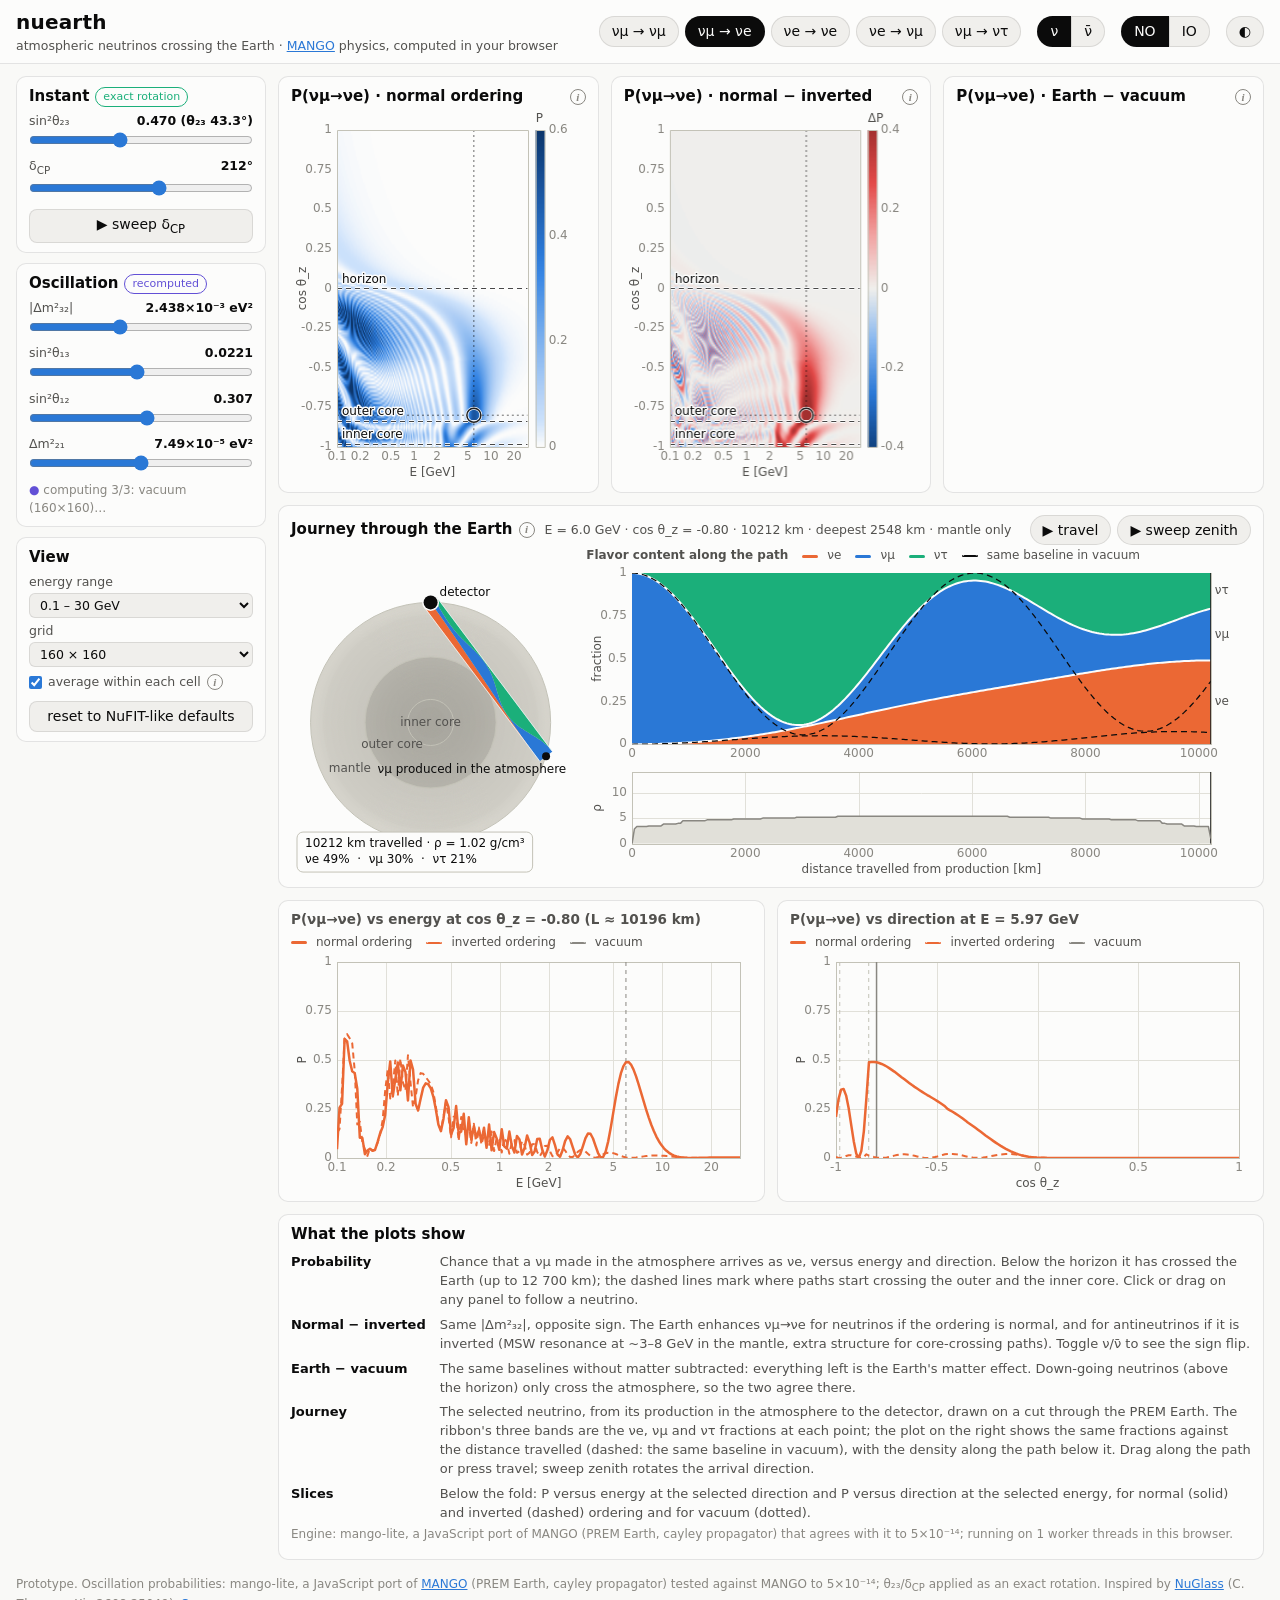
<file: web/index.html>
<!doctype html>
<html lang="en" data-theme="light">
<head>
  <meta charset="utf-8">
  <meta name="viewport" content="width=device-width, initial-scale=1">
  <title>nuearth · Atmospheric Oscillations</title>
  <meta name="description" content="Interactive atmospheric neutrino oscillations through the PREM Earth, computed in the browser with a JavaScript port of MANGO.">
  <link rel="stylesheet" href="style.css">
</head>
<body>
<header class="top" id="top">
  <div class="brand">
    <h1>nuearth</h1>
    <span class="sub">atmospheric neutrinos crossing the Earth · <a href="https://github.com/pgranger23/mango-osc" target="_blank" rel="noopener">MANGO</a> physics, computed in your browser</span>
  </div>
  <nav class="chips" id="channels" aria-label="oscillation channel"></nav>
  <div class="seg" id="particle" role="group" aria-label="neutrino or antineutrino">
    <button data-v="nu">ν</button><button data-v="nubar">ν̄</button>
  </div>
  <div class="seg" id="ordering" role="group" aria-label="mass ordering">
    <button data-v="NO" title="normal ordering">NO</button><button data-v="IO" title="inverted ordering">IO</button>
  </div>
  <button id="theme" class="ghost" title="toggle theme">◐</button>
</header>

<main class="layout">
  <aside class="controls" id="controls">
    <section>
      <h2>Instant <span class="badge live">exact rotation</span></h2>
      <div id="live-sliders"></div>
      <button id="sweep-dcp" class="ghost wide">▶ sweep δ<sub>CP</sub></button>
    </section>
    <section>
      <h2>Oscillation <span class="badge server">recomputed</span></h2>
      <div id="osc-sliders"></div>
      <div class="status" id="status">starting…</div>
    </section>
    <section>
      <h2>View</h2>
      <label class="field">energy range
        <select id="erange">
          <option value="0.1,30" selected>0.1 – 30 GeV</option>
          <option value="1,100">1 – 100 GeV</option>
          <option value="2,200">2 – 200 GeV</option>
        </select>
      </label>
      <label class="field">grid
        <select id="res">
          <option value="120">120 × 120</option>
          <option value="160" selected>160 × 160</option>
          <option value="220">220 × 220</option>
        </select>
      </label>
      <label class="check"><input type="checkbox" id="smooth" checked> average within each cell
        <span class="info" data-tip="smooth" tabindex="0" aria-label="about averaging">i</span></label>
      <button id="reset" class="ghost wide">reset to NuFIT-like defaults</button>
    </section>
  </aside>

  <section class="content">
    <div class="screen">
      <div class="osc-row">
        <div class="card">
          <div class="card-head"><h2 id="title-P">Probability</h2><span class="info" data-tip="P" tabindex="0" aria-label="about this plot">i</span></div>
          <canvas id="osc-P" class="c-osc"></canvas>
        </div>
        <div class="card">
          <div class="card-head"><h2 id="title-noio">Normal − inverted ordering</h2><span class="info" data-tip="noio" tabindex="0" aria-label="about this plot">i</span></div>
          <canvas id="osc-noio" class="c-osc"></canvas>
        </div>
        <div class="card">
          <div class="card-head"><h2 id="title-vac">Earth − vacuum</h2><span class="info" data-tip="vac" tabindex="0" aria-label="about this plot">i</span></div>
          <canvas id="osc-vac" class="c-osc"></canvas>
        </div>
      </div>

      <div class="card journey">
        <div class="card-head">
          <h2>Journey through the Earth <span class="info" data-tip="journey" tabindex="0" aria-label="about this plot">i</span></h2>
          <span class="journey-info" id="journey-info"></span>
          <div class="btns">
            <button id="travel" class="ghost">▶ travel</button>
            <button id="sweep-cz" class="ghost" title="rotate the arrival direction">▶ sweep zenith</button>
          </div>
        </div>
        <div class="journey-body">
          <canvas id="earth" class="c-earth"></canvas>
          <div class="path-plots">
            <div class="legend" id="path-legend"></div>
            <canvas id="pathFlavor" class="c-path"></canvas>
            <canvas id="pathRho" class="c-rho"></canvas>
          </div>
        </div>
      </div>
    </div>

    <div class="slices">
      <div class="card">
        <h3 id="sliceE-title">Energy spectrum along the selected direction</h3>
        <div class="legend" id="slice-legend"></div>
        <canvas id="sliceE" class="c-slice"></canvas>
      </div>
      <div class="card">
        <h3 id="sliceC-title">Zenith dependence at the selected energy</h3>
        <div class="legend" id="slice-legend2"></div>
        <canvas id="sliceC" class="c-slice"></canvas>
      </div>
    </div>

    <div class="card explain">
      <h2>What the plots show</h2>
      <dl id="explain"></dl>
      <p class="hint" id="engine-info"></p>
    </div>
  </section>
</main>
<footer class="foot">
  Prototype. Oscillation probabilities: mango-lite, a JavaScript port of
  <a href="https://github.com/pgranger23/mango-osc" target="_blank" rel="noopener">MANGO</a> (PREM Earth, cayley
  propagator) tested against MANGO to 5×10⁻¹⁴; θ₂₃/δ<sub>CP</sub> applied as an exact rotation. Inspired by
  <a href="https://github.com/czczc/nuglass" target="_blank" rel="noopener">NuGlass</a>
  (C. Zhang, arXiv:2608.25049).
  <a href="https://github.com/pgranger23/nuearth" target="_blank" rel="noopener">Source</a>.
</footer>
<script type="module" src="js/main.js"></script>
</body>
</html>
</file>
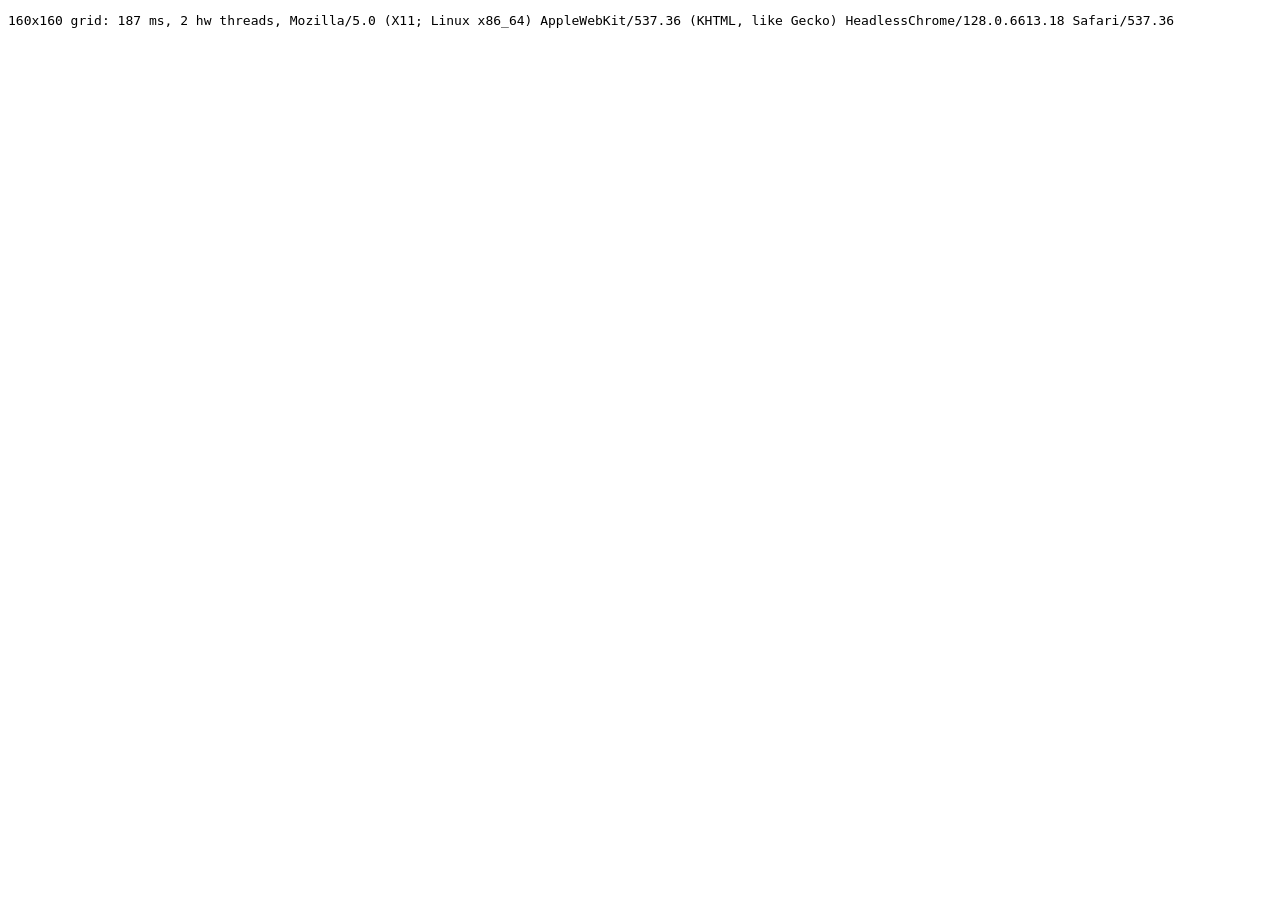
<file: web/bench.html>
<!doctype html>
<html lang="en"><head><meta charset="utf-8"><title>mango-lite bench</title></head>
<body><pre id="out">running…</pre>
<script type="module">
import { amplitudeGrid } from './js/mango-lite.js';
const N = 160;
const E = Array.from({ length: N }, (_, i) => 10 ** (2 * i / (N - 1)));
const CZ = Array.from({ length: N }, (_, i) => -1 + (2 * i) / (N - 1));
const osc = { theta12: Math.asin(Math.sqrt(0.307)), theta13: Math.asin(Math.sqrt(0.02215)), dm21: 7.49e-5, dm31: 2.438e-3 + 7.49e-5 };
amplitudeGrid(osc, {}, E, CZ);
const t0 = performance.now();
for (let r = 0; r < 3; r++) amplitudeGrid(osc, {}, E, CZ, r % 2 === 1);
const ms = (performance.now() - t0) / 3;
document.getElementById('out').textContent = `160x160 grid: ${ms.toFixed(0)} ms, ${navigator.hardwareConcurrency} hw threads, ${navigator.userAgent}`;
window.__bench = ms;
</script></body></html>
</file>
<file: web/style.css>
:root {
  color-scheme: light;
  --page: #f9f9f7;
  --surface: #fcfcfb;
  --text-primary: #0b0b0b;
  --text-secondary: #52514e;
  --text-muted: #898781;
  --grid: #e1e0d9;
  --axis: #c3c2b7;
  --border: rgba(11, 11, 11, 0.10);
  --accent: #2a78d6;
  --live: #1baf7a;
  --server: #6250d6;
  --chip: #f0efec;
}
@media (prefers-color-scheme: dark) {
  :root:not([data-theme="light"]) {
    color-scheme: dark;
    --page: #0d0d0d; --surface: #1a1a19; --text-primary: #f0efec; --text-secondary: #c3c2b7;
    --text-muted: #898781; --grid: #2c2c2a; --axis: #383835; --border: rgba(255, 255, 255, 0.10);
    --accent: #3987e5; --live: #199e70; --server: #9085e9; --chip: #262624;
  }
}
:root[data-theme="dark"] {
  color-scheme: dark;
  --page: #0d0d0d; --surface: #1a1a19; --text-primary: #f0efec; --text-secondary: #c3c2b7;
  --text-muted: #898781; --grid: #2c2c2a; --axis: #383835; --border: rgba(255, 255, 255, 0.10);
  --accent: #3987e5; --live: #199e70; --server: #9085e9; --chip: #262624;
}

* { box-sizing: border-box; }
html, body { margin: 0; }
body {
  background: var(--page); color: var(--text-primary);
  font: 14px/1.45 system-ui, -apple-system, "Segoe UI", sans-serif;
}
a { color: var(--accent); }
h1 { font-size: 20px; margin: 0; letter-spacing: 0.2px; }
h2 { font-size: 15px; margin: 0; font-weight: 600; }
h3 { font-size: 13.5px; margin: 0 0 4px; font-weight: 600; color: var(--text-secondary); }

.top {
  display: flex; flex-wrap: wrap; gap: 10px 16px; align-items: center;
  padding: 8px 16px; background: var(--surface); border-bottom: 1px solid var(--border);
  position: sticky; top: 0; z-index: 5;
}
.brand { display: flex; flex-direction: column; margin-right: auto; }
.brand .sub { color: var(--text-secondary); font-size: 12.5px; }
.chips { display: flex; flex-wrap: wrap; gap: 6px; }
.chips button, .seg button, button.ghost {
  font: inherit; color: var(--text-primary); background: var(--chip);
  border: 1px solid var(--border); border-radius: 999px; padding: 4px 12px; cursor: pointer;
}
.chips button.on, .seg button.on { background: var(--text-primary); color: var(--surface); border-color: transparent; }
.seg { display: inline-flex; }
.seg button { border-radius: 0; }
.seg button:first-child { border-radius: 999px 0 0 999px; }
.seg button:last-child { border-radius: 0 999px 999px 0; }
button.ghost:hover, .chips button:not(.on):hover { border-color: var(--axis); }
button.wide { width: 100%; margin-top: 8px; border-radius: 8px; }

.layout {
  display: grid; gap: 12px; padding: 12px 16px;
  grid-template-columns: 250px minmax(0, 1fr);
  align-items: start;
}
.controls { display: flex; flex-direction: column; gap: 10px; position: sticky; top: calc(var(--header-h, 64px) + 12px); }
.controls section, .card {
  background: var(--surface); border: 1px solid var(--border); border-radius: 10px; padding: 9px 12px;
}
.controls h2 { display: flex; align-items: center; gap: 6px; margin-bottom: 2px; }
.badge { font-size: 11px; font-weight: 500; border-radius: 999px; padding: 1px 7px; border: 1px solid; }
.badge.live { color: var(--live); border-color: var(--live); }
.badge.server { color: var(--server); border-color: var(--server); }
.hint { color: var(--text-muted); font-size: 12px; margin: 4px 0 6px; }

.slider { margin: 4px 0 0; }
.slider .row { display: flex; justify-content: space-between; font-size: 12.5px; color: var(--text-secondary); }
.slider .row b { color: var(--text-primary); font-variant-numeric: tabular-nums; font-weight: 600; }
.slider input { width: 100%; accent-color: var(--accent); margin: 2px 0; }
.check { display: flex; align-items: center; gap: 6px; font-size: 12.5px; color: var(--text-secondary); margin: 6px 0 2px; }
.check input { accent-color: var(--accent); margin: 0; }
.field { display: flex; flex-direction: column; gap: 2px; font-size: 12.5px; color: var(--text-secondary); margin: 4px 0; }
select { font: inherit; color: var(--text-primary); background: var(--chip); border: 1px solid var(--border); border-radius: 6px; padding: 3px 6px; }

.content { display: flex; flex-direction: column; gap: 12px; min-width: 0; }
.screen { display: flex; flex-direction: column; gap: 12px; min-width: 0; }
.osc-row { display: grid; gap: 12px; grid-template-columns: repeat(auto-fit, minmax(330px, 1fr)); }
.card-head { display: flex; align-items: center; gap: 6px 10px; justify-content: space-between; flex-wrap: wrap; margin-bottom: 2px; }
.card-head h2 { display: flex; align-items: center; gap: 6px; }
.card-head .btns { display: flex; gap: 6px; }
.journey-info { color: var(--text-secondary); font-size: 12.5px; margin-right: auto; }
.info {
  display: inline-flex; align-items: center; justify-content: center; cursor: help; flex: none;
  width: 16px; height: 16px; border-radius: 50%; border: 1px solid currentColor;
  color: var(--text-muted); font: italic 600 11px/1 Georgia, serif;
}
.info:hover, .info:focus { color: var(--accent); outline: none; }
.osc-row .card-head { flex-wrap: nowrap; }
.osc-row .card-head h2 { white-space: nowrap; overflow: hidden; text-overflow: ellipsis; display: block; }
.journey-body { display: grid; gap: 8px 16px; grid-template-columns: minmax(250px, 0.42fr) minmax(0, 1fr); }
.path-plots { display: flex; flex-direction: column; min-width: 0; }
.slices { display: grid; gap: 12px; grid-template-columns: minmax(0, 1fr) minmax(0, 1fr); }
.explain dl { display: grid; grid-template-columns: max-content 1fr; gap: 6px 14px; margin: 8px 0 4px; font-size: 13px; }
.explain dt { font-weight: 600; color: var(--text-primary); }
.explain dd { margin: 0; color: var(--text-secondary); }

canvas { display: block; width: 100%; touch-action: none; }
.c-osc { height: 320px; }
.c-slice { height: 240px; }
.c-earth { height: 340px; cursor: crosshair; }
.c-path { height: 200px; }
.c-rho { height: 100px; }
.status { font-size: 12px; color: var(--text-muted); min-height: 18px; margin-top: 6px; }
.status.busy::before { content: "● "; color: var(--server); animation: blink 1s infinite; }
@keyframes blink { 50% { opacity: 0.2; } }

.legend { display: flex; flex-wrap: wrap; gap: 4px 14px; font-size: 12px; color: var(--text-secondary); min-height: 18px; }
.legend span.item { display: inline-flex; align-items: center; gap: 5px; }
.sw { display: inline-block; width: 16px; height: 3px; border-radius: 2px; vertical-align: middle; margin-right: 4px; }
.sw.box { height: 10px; width: 10px; border-radius: 3px; }

.tooltip {
  position: fixed; z-index: 50; pointer-events: none; display: none;
  background: var(--surface); color: var(--text-primary); border: 1px solid var(--border);
  border-radius: 8px; padding: 6px 9px; font-size: 12.5px; box-shadow: 0 4px 16px rgba(0, 0, 0, 0.12);
  max-width: 340px;
}
.tooltip .tt-head { color: var(--text-secondary); margin-bottom: 2px; }
.tooltip .muted, .muted { color: var(--text-muted); }
.foot { color: var(--text-muted); font-size: 12px; padding: 4px 16px 18px; }

/* Dashboard: on a large enough screen the oscillograms and the journey share exactly
   one viewport, so picking a point and following the neutrino needs no scrolling. */
@media (min-width: 1200px) and (min-height: 540px) {
  .screen {
    height: calc(100vh - var(--header-h, 64px) - 24px);
    display: grid; grid-template-rows: minmax(0, 1fr) minmax(0, 0.92fr);
  }
  .osc-row { grid-template-columns: repeat(3, minmax(0, 1fr)); min-height: 0; }
  .screen .card { display: flex; flex-direction: column; min-height: 0; }
  .screen .c-osc { flex: 1 1 0; height: 0; min-height: 0; }
  .journey-body { flex: 1 1 0; min-height: 0; grid-template-rows: minmax(0, 1fr); }
  .journey-body .c-earth { height: 100%; }
  .path-plots { min-height: 0; }
  .path-plots .c-path { flex: 1.8 1 0; height: 0; min-height: 0; }
  .path-plots .c-rho { flex: 1 1 0; height: 0; min-height: 0; }
  .controls { max-height: calc(100vh - var(--header-h, 64px) - 24px); overflow-y: auto; }
}
@media (min-width: 1200px) and (min-height: 540px) and (max-height: 720px) {
  .brand .sub { display: none; }
  .path-plots .c-rho { display: none; }
  .controls section, .card { padding: 7px 10px; }
  .layout, .screen, .osc-row { gap: 8px; }
  .layout { padding: 8px 12px; }
  .screen { height: calc(100vh - var(--header-h, 64px) - 16px); }
}
@media (max-width: 1000px) {
  .slices { grid-template-columns: minmax(0, 1fr); }
  .journey-body { grid-template-columns: minmax(0, 1fr); }
}
@media (max-width: 820px) {
  .layout { grid-template-columns: minmax(0, 1fr); padding: 10px; }
  .controls { position: static; }
  .osc-row { grid-template-columns: minmax(0, 1fr); }
  .top { position: static; }
  .explain dl { grid-template-columns: minmax(0, 1fr); }
}
</file>
